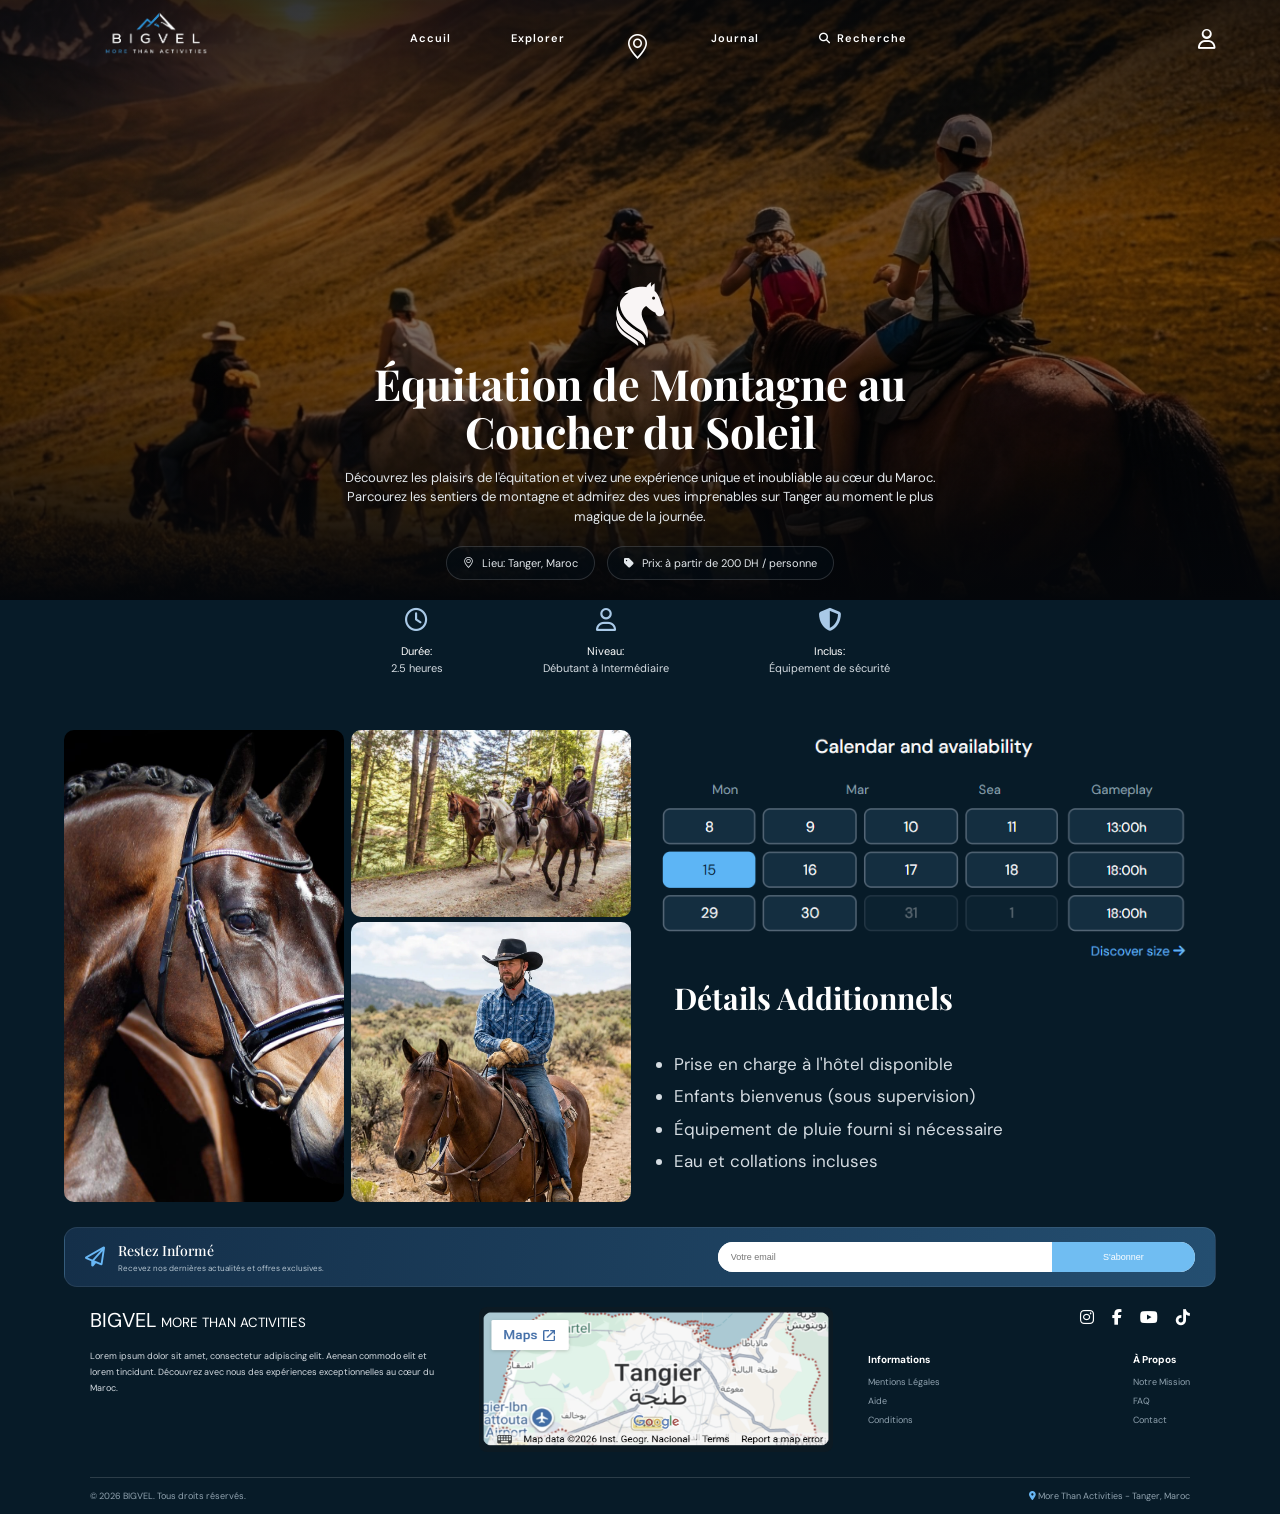
<file: session-2/index.html>
<!DOCTYPE html>
<html lang="fr">

<head>
    <meta charset="UTF-8">
    <meta name="viewport" content="width=device-width, initial-scale=1.0">

    <title>BIGVEL | Équitation de Montagne</title>
    <link rel="preconnect" href="https://fonts.googleapis.com">
    <link rel="preconnect" href="https://fonts.gstatic.com/" crossorigin>
    <link rel="stylesheet" href="https://cdnjs.cloudflare.com/ajax/libs/font-awesome/6.7.2/css/all.min.css">
    <link
        href="https://fonts.googleapis.com/css2?family=DM+Sans:wght@400;500;600;700;800&family=Playfair+Display:wght@400;500;600;700&display=swap"
        rel="stylesheet">
    <link rel="stylesheet" href="https://cdn.jsdelivr.net/npm/bootstrap-icons@1.11.3/font/bootstrap-icons.min.css">

    <link rel="stylesheet" href="style.css">
    <link rel="preconnect" href="https://fonts.googleapis.com">
    <link rel="preconnect" href="https://fonts.gstatic.com" crossorigin>
    <link
        href="https://fonts.googleapis.com/css2?family=DM+Sans:wght@300;400;500;600;700&family=Playfair+Display:wght@600;700;800&display=swap"
        rel="stylesheet">
    <link rel="stylesheet" href="https://cdnjs.cloudflare.com/ajax/libs/font-awesome/6.5.2/css/all.min.css">
</head>

<body>
    <header>
        <nav>
            <a href="#"> <img src="imgs/Rouma .png"> </a>
            <ul>
                <li> <a href="#">Accuil</a> </li>
                <li> <a href="#"> Explorer</a> </li>
                <li> <a href="#"> <i class="bi bi-geo-alt"></i></a> </li>
                <li> <a href="#"> Journal</a> </li>
                <li> <a class="recherche" href="#"> <i class="fa-solid fa-magnifying-glass"></i> Recherche</a> </li>
            </ul>
            <a href="#"><i class="fa-jelly-fill fa-regular fa-user" style="color: white;"></i> </a>
        </nav>
        <div class="page">
            <img src="imgs/horse.png">
            <h1>Équitation de Montagne au <br> Coucher du Soleil</h1>
            <p>Découvrez les plaisirs de l'équitation et vivez une expérience unique et inoubliable au cœur du Maroc.
                <br>
                Parcourez les sentiers de montagne et admirez des vues imprenables sur Tanger au moment le plus <br>
                magique
                de la journée.
            </p>
            <div class="lieu">
                <div><i class="bi bi-geo-alt"></i> Lieu: Tanger, Maroc</div>
                <div><i class="fa-solid fa-tag"></i> Prix: à partir de 200 DH / personne </div>
            </div>
        </div>
    </header>
    <main class="container">
        <section class="activity-info">
            <div><i class="fa-regular fa-clock"></i><span>Durée:</span><span>2.5 heures</span></div>
            <div><i class="fa-jelly-fill fa-regular fa-user"></i><span>Niveau:</span><span>Débutant à
                    Intermédiaire</span></div>
            <div><i class="fa-solid fa-shield-halved"></i><span>Inclus:</span><span>Équipement de sécurité</span></div>
        </section>
        <section class="details-layout">
            <div>
                <img src="imgs/horse.jpg">
                <div>
                    <img src="imgs/activity1.jpg">
                    <img src="imgs/guide.jpg">
                </div>
            </div>
            <div>
                <img src="imgs/tableau.png">
                <h2>Détails Additionnels</h2>
                <ul>
                    <li>Prise en charge à l'hôtel disponible</li>
                    <li>Enfants bienvenus (sous supervision)</li>
                    <li>Équipement de pluie fourni si nécessaire</li>
                    <li>Eau et collations incluses</li>
                </ul>
            </div>
        </section>
        <section class="newsletter">
            <div class="newsletter-title">
                <i class="fa-regular fa-paper-plane"></i>
                <div>
                    <h3>Restez Informé</h3>
                    <p>Recevez nos dernières actualités et offres exclusives.</p>
                </div>
            </div>
            <form class="newsletter-form">
                <input type="email" placeholder="Votre email" required>
                <button type="submit">S'abonner</button>
            </form>
        </section>
    </main>
    <footer class="footer">
        <div class="footer-content">
            <div class="footer-about">
                <a href="#" class="footer-logo">
                    <span>BIGVEL</span>
                    <small>MORE THAN ACTIVITIES</small>
                </a>
                <p>
                    Lorem ipsum dolor sit amet, consectetur adipiscing elit.
                    Aenean commodo elit et lorem tincidunt. Découvrez avec
                    nous des expériences exceptionnelles au cœur du Maroc.
                </p>
            </div>
            <div class="footer-map">
                <img src="imgs/image.png">
            </div>
            <div class="footer-right">
                <div class="social-links">
                    <a href="#"><i class="fa-brands fa-instagram"></i></a>
                    <a href="#"><i class="fa-brands fa-facebook-f"></i></a>
                    <a href="#"><i class="fa-brands fa-youtube"></i></a>
                    <a href="#"><i class="fa-brands fa-tiktok"></i></a>
                </div>
                <div class="footer-links">
                    <div>
                        <h4>Informations</h4>
                        <a href="#">Mentions Légales</a>
                        <a href="#">Aide</a>
                        <a href="#">Conditions</a>
                    </div>
                    <div>
                        <h4>À Propos</h4>
                        <a href="#">Notre Mission</a>
                        <a href="#">FAQ</a>
                        <a href="#">Contact</a>
                    </div>
                </div>
            </div>
        </div>
        <div class="footer-bottom">
            <span>© 2026 BIGVEL. Tous droits réservés.</span>
            <span><i class="fa-solid fa-location-dot"></i> More Than Activities - Tanger, Maroc</span>
        </div>
    </footer>
</body>

</html>
</file>
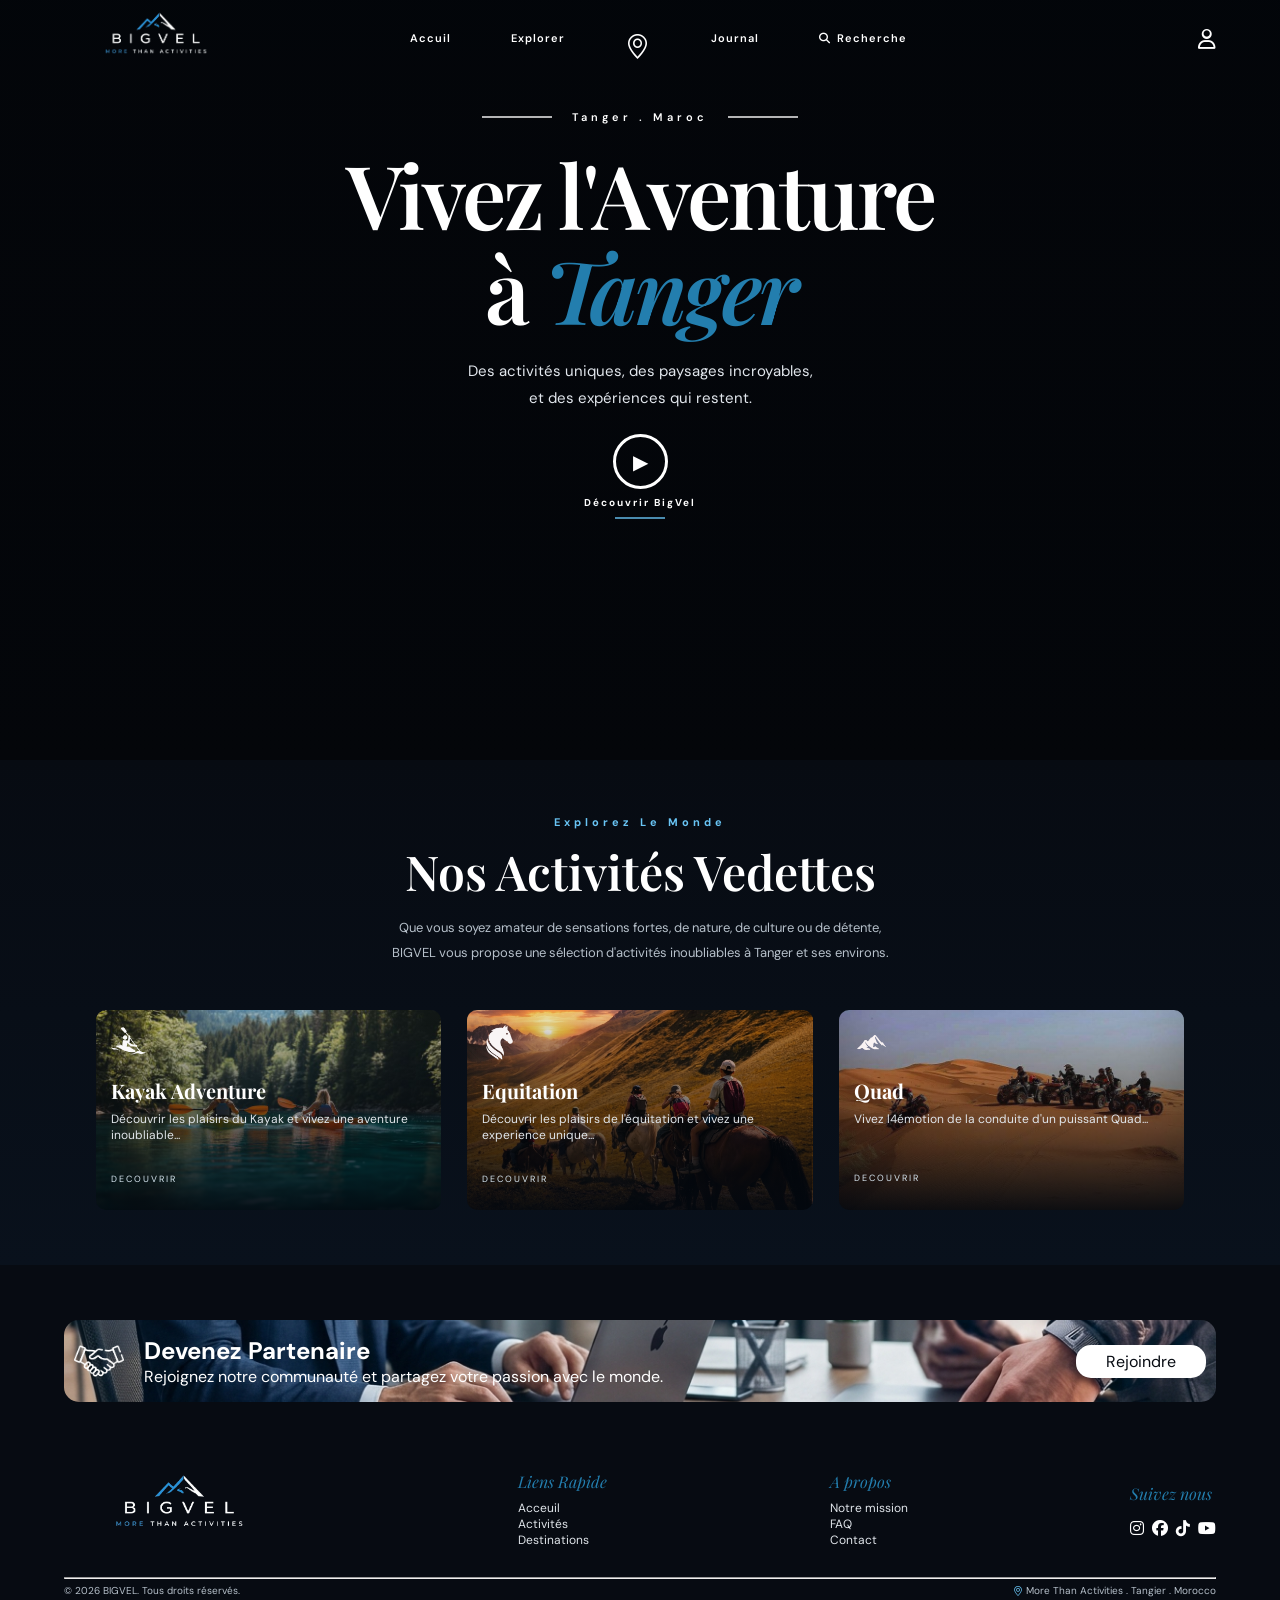
<file: session-3/index.html>
<!DOCTYPE html>
<html lang="fr">

<head>
    <meta charset="UTF-8">
    <meta name="viewport" content="width=device-width, initial-scale=1.0">
    <title>BIGVEL | More Than Activities</title>

    <link rel="preconnect" href="https://fonts.googleapis.com">
    <link rel="preconnect" href="https://fonts.gstatic.com/" crossorigin>
    <link rel="stylesheet" href="https://cdnjs.cloudflare.com/ajax/libs/font-awesome/6.7.2/css/all.min.css">
    <link
        href="https://fonts.googleapis.com/css2?family=DM+Sans:wght@400;500;600;700;800&family=Playfair+Display:wght@400;500;600;700&display=swap"
        rel="stylesheet">
    <link rel="stylesheet" href="https://cdn.jsdelivr.net/npm/bootstrap-icons@1.11.3/font/bootstrap-icons.min.css">
    <link rel="stylesheet" href="style.css">

</head>

<body>
    <header>
        <nav>
            <a href="#"> <img src="images/Rouma .png"> </a>
            <ul>
                <li> <a href="#">Accuil</a> </li>
                <li> <a href="#"> Explorer</a> </li>
                <li> <a href="#"> <i class="bi bi-geo-alt"></i></a> </li>
                <li> <a href="#"> Journal</a> </li>
                <li> <a class="recherche" href="#"> <i class="fa-solid fa-magnifying-glass"></i> Recherche</a> </li>
            </ul>
            <a href="#"><i class="fa-jelly-fill fa-regular fa-user" style="color: white;"></i> </a>
        </nav>
        <div>
            <h4>Tanger . Maroc</h4>
            <h1> Vivez l'Aventure <br> à <span> Tanger </span> </h1>
            <p> Des activités uniques, des paysages incroyables, <br> et des expériences qui restent.</p>
            <a href="#"> <span class="play-icon">▶</span> <span> Découvrir BigVel </span> </a>
        </div>
    </header>
    <section class="activity">
        <div class="container">
            <div class="center ">
                <h4>Explorez Le Monde </h4>
                <h3> Nos Activités Vedettes</h3>
                <p> Que vous soyez amateur de sensations fortes, de nature, de culture ou de détente, <br> BIGVEL vous
                    propose une sélection d'activités inoubliables à Tanger et ses environs.</p>
            </div>
            <div class="cards">
                <a href="#">
                    <div><img src="images/sea.png">
                        <h3>Kayak Adventure</h3>
                        <p>Découvrir les plaisirs du Kayak et  vivez une aventure inoubliable...</p>
                        <span>DECOUVRIR</span>
                    </div>
                </a>
                <a href="#">
                    <div><img src="images/horse.png">
                        <h3> Equitation</h3>
                        <p> Découvrir les plaisirs de l'équitation et vivez une experience unique...</p>
                        <span>DECOUVRIR</span>
                    </div>
                </a>
                <a href="#">
                    <div><img src="images/mountain.png">
                        <h3> Quad</h3>
                        <p>Vivez l4émotion de la conduite d'un puissant Quad...</p><span>DECOUVRIR</span>
                    </div>
                </a>
            </div>
        </div>
    </section>
    <section class="ayman">
        <div class="partner">
            <div class="ess">
                <img src="images/handshake.png">
                <div>
                <h2> Devenez Partenaire</h2>
                <p>Rejoignez notre communauté et partagez votre passion avec le monde. </p>
                </div>
            </div>
            <a href="#"> Rejoindre </a>
        </div>
    </section>
</body>
<footer>
     <section class="fin">
        <div class="foot"> 
            <div> <img src="images/Rouma .png"></div>
            <div> <span>Liens Rapide</span> <p> Acceuil <br> Activités <br> Destinations</p></div>
            <div> <span>A propos</span> <p> Notre mission <br> FAQ <br> Contact</p></div>
            <div> <span>Suivez nous </span><div class="icones"> <i class="fa-brands fa-instagram"></i>   <i class="fa-brands fa-facebook"></i>   <i class="fa-brands fa-tiktok"></i>   <i class="fa-brands fa-youtube"></i></div></div>
        </div>
     </section>
     <hr>
     <div class="sous">
        <p> &copy; 2026 BIGVEL. Tous droits réservés. </p>
        <p> <i class="bi bi-geo-alt"></i> More Than Activities . Tangier . Morocco </p>
     </div>

</footer>

</html>
</file>
<file: session-2/style.css>
* {
    margin: 0;
    padding: 0;
    box-sizing: border-box;
}

:root {
    --bg: #071b28;
    --bg-light: #102b3d;
    --blue: #68b7f5;
    --white: #ffffff;
    --text: #d5dce2;
    --muted: #91a3b0;
    --border: rgba(255, 255, 255, .15);
}

body {
    font-family: "DM Sans", sans-serif;
    background: var(--bg);
    color: var(--white);
}

a {
    text-decoration: none;
    color: inherit;
}

header {
    background-image: linear-gradient(rgba(0, 0, 0, 0.45), rgba(0, 0, 0, 0.45)), linear-gradient(180deg, rgba(3, 9, 17, 0.65) 0%, rgba(3, 9, 17, 0.08) 35%, rgba(3, 9, 17, 0.22) 65%, #070b12 100%), url("imgs/cheval.jpeg");
    background-position: center;
    background-repeat: no-repeat;
    background-size: cover;
    max-height: 600px;
    height: 100vh;
    margin: 0 auto;
    position: relative;
}

nav {
    height: 80px;
    width: 90%;
    max-width: 1300px;
    margin: 0 auto;
    display: flex;
    justify-content: space-between;
    align-items: center;

}

nav>a:first-child img {
    height: 80px;
}

nav ul {
    display: flex;
    justify-content: center;
    gap: 60px;
    list-style: none;
    margin-right: 130px;
}

nav ul li a {
    font-size: 11px;
    font-weight: 600;
    letter-spacing: 1px;
    transition: .3s;
    display: flex;
    align-items: center;
    margin-top: 15px;
    transition: .3s;
}

nav ul li a:hover {
    color: var(--blue);


}

nav ul li i {
    font-size: 25px;
}

.recherche {
    display: flex;
    align-items: center;
    gap: 6px;
}

.recherche i {
    font-size: 11px;
}

nav>a:last-child i {
    font-size: 20px;
    transition: .3s;
}

nav>a:last-child i:hover {
    font-weight: bolder;
}

.page {
    position: absolute;
    left: 50%;
    bottom: 20px;
    transform: translateX(-50%);
    width: 90%;
    max-width: 750px;
    text-align: center;
}

.page img {
    margin-bottom: 8px;
}

.page h1 {
    font-family: "Playfair Display", serif;
    font-size: clamp(30px, 4vw, 43px);
    line-height: 1.12;
    margin-bottom: 12px;
}

.page p {
    font-size: 13px;
    line-height: 1.5;
    color: #e2e7eb;
    max-width: 630px;
    margin: auto;
}

.lieu {
    display: flex;
    justify-content: center;
    gap: 12px;
    margin-top: 20px;
}

.lieu>div {
    display: flex;
    align-items: center;
    gap: 8px;
    padding: 9px 16px;
    border: 1px solid var(--border);
    border-radius: 30px;
    font-size: 11px;
    color: #e2e7eb;
    background: rgba(4, 19, 29, .35);
}

.container {
    width: 90%;
    max-width: 1300px;
    margin: 0 auto;
}

.activity-info {
    display: flex;
    justify-content: center;
    gap: 100px;
    align-items: center;
}

.activity-info>div {
    display: flex;
    flex-direction: column;
    align-items: center;
    gap: 3px;
    padding-top: 8px;
    font-size: 11px;
}

.activity-info>div i {
    color: #a9c9e7;
    font-size: 23px;
    margin-bottom: 10px;
}

.activity-info>div span:last-child {
    color: var(--text);
}

.activity-info>div span:first-child {
    font-size: 11px;
    font-weight: bold;
}

.details-layout {
    display: grid;
    grid-template-columns: 1fr 1fr;
    gap: 18px;
    align-items: start;
    margin-top: 55px;
}

.details-layout div:first-child {
    display: grid;
    grid-template-columns: repeat(2, 1fr);
    align-items: center;
    gap: 7px;
}

.details-layout div:first-child img {
    width: 100%;
    height: 100%;
    object-fit: cover;
    display: block;
    border-radius: 10px;
}

.details-layout div:first-child>div {
    display: flex;
    flex-direction: column;
    gap: 5px;
}

.details-layout div:last-child ul {
    padding-left: 25px;
    margin-top: 30px;
}

.details-layout div:last-child li {
    font-size: 17px;
    line-height: 1.9;
    color: var(--text);
}

.details-layout div:last-child h2 {
    font-family: "Playfair Display", serif;
    font-size: 30px;
    margin-bottom: 10px;
    padding-left: 25px;
}

.details-layout div:last-child>img {
    width: 100%;
}

.newsletter {
    min-height: 60px;
    padding: 12px 20px;
    margin: 25px 0 20px;

    display: flex;
    align-items: center;
    justify-content: space-between;
    gap: 15px;

    background: linear-gradient(100deg,
            #142f49,
            #244e70);

    border: 1px solid rgba(255, 255, 255, .08);
    border-radius: 13px;
}

.newsletter-title {
    display: flex;
    align-items: center;
    gap: 13px;
}

.newsletter-title>i {
    font-size: 20px;
    color: var(--blue);
}

.newsletter-title h3 {
    font-family: "Playfair Display", serif;
    font-size: 14px;
    font-weight: 500;
}

.newsletter-title p {
    font-size: 8px;
    color: #b4c4d0;
    margin-top: 3px;
}

.newsletter-form {
    display: flex;
    width: 43%;
    height: 30px;
    background: white;
    border-radius: 30px;
    overflow: hidden;
}

.newsletter-form input {
    width: 70%;
    padding: 0 13px;
    border: none;
    outline: none;
    font-size: 9px;
}

.newsletter-form button {
    width: 30%;
    border: none;
    background: #70bdf2;
    color: white;
    font-size: 9px;
}

.footer {
    max-width: 1100px;
    width: 87%;
    margin: 0 auto;
}

.footer-content {
    display: grid;
    grid-template-columns: 1.1fr 1.1fr 1fr;
    gap: 35px;
    padding: 0 0 20px;
}

.footer-about p {
    font-size: 9px;
    line-height: 1.8;
    color: var(--text);
    margin-top: 15px;
}

.footer-logo {
    align-items: flex-start;
}

.footer-logo span {
    font-size: 20px;
}

.footer-map img {
    width: 100%;
    height: 145px;
    border: none;
    border-radius: 8px;
    filter: grayscale(.3);
}

.social-links {
    display: flex;
    justify-content: flex-end;
    gap: 18px;
    margin-bottom: 25px;
}

.social-links a {
    font-size: 16px;
    transition: .3s;
}

.social-links a:hover {
    color: var(--blue);
}

.footer-links {
    display: flex;
    justify-content: space-between;
    gap: 15px;
}

.footer-links h4 {
    font-size: 10px;
    margin-bottom: 10px;
}

.footer-links a {
    display: block;
    color: var(--muted);
    font-size: 9px;
    margin-bottom: 7px;
}

.footer-links a:hover {
    color: white;
}

.footer-bottom {
    border-top: 1px solid var(--border);
    padding: 12px 0;

    display: flex;
    justify-content: space-between;

    color: var(--muted);
    font-size: 9px;
}

.footer-bottom i {
    color: var(--blue);
}
</file>
<file: session-3/style.css>
* {
    margin: 0;
    padding: 0;
    box-sizing: border-box;
}

:root {
    --bg: #070b12;
    --bg-light: #0d1622;
    --blue: #69c5f5;
    --blue-dark: #237eae;
    --white: #ffffff;
    --text-muted: #b6c0ca;
    --border: rgba(255, 255, 255, 0.15);
}

body {
    background: var(--bg);
    color: var(--white);
    font-family: 'DM Sans', sans-serif;
}

a {
    text-decoration: none;
    color: inherit;
}

header {
    background-image: linear-gradient(rgba(0, 0, 0, 0.45), rgba(0, 0, 0, 0.45)), linear-gradient(180deg, rgba(3, 9, 17, 0.65) 0%, rgba(3, 9, 17, 0.08) 35%, rgba(3, 9, 17, 0.22) 65%, #070b12 100%), url("https://www.morocco-escape.com/images/guides/akchour-waterfalls-hike.jpg");
    background-position: center;
    background-repeat: no-repeat;
    background-size: cover;
    max-height: 760px;
    height: 100vh;
}

nav {
    height: 80px;
    width: 90%;
    max-width: 1300px;
    margin: 0 auto;
    display: flex;
    justify-content: space-between;
    align-items: center;

}

nav>a:first-child img {
    height: 80px;
}

nav ul {
    display: flex;
    justify-content: center;
    gap: 60px;
    list-style: none;
    margin-right: 130px;
}

nav ul li a {
    font-size: 11px;
    font-weight: 600;
    letter-spacing: 1px;
    transition: .3s;
    display: flex;
    align-items: center;
    margin-top: 15px;
    transition: .3s;
}

nav ul li a:hover {
    color: var(--blue);


}

nav ul li i {
    font-size: 25px;
}

.recherche {
    display: flex;
    align-items: center;
    gap: 6px;
}

.recherche i {
    font-size: 11px;
}

nav>a:last-child i {
    font-size: 20px;
    transition: .3s;
}

nav>a:last-child i:hover {
    font-weight: bolder;
}

header>div {
    display: flex;
    flex-direction: column;
    align-items: center;
    text-align: center;
    padding: 30px 20px 80px;
}

header>div h4 {
    font-size: 11px;
    font-weight: 600;
    letter-spacing: 4px;
    margin-bottom: 22px;
    display: flex;
    align-items: center;
    justify-content: center;
    gap: 20px;
}

header>div h4::before,
header>div h4::after {
    content: "";
    width: 70px;
    height: 2px;
    background: white;
    opacity: .7;
}

header>div h1 {
    font-family: 'Playfair Display', serif;
    font-size: clamp(48px, 7vw, 88px);
    line-height: 1.08;
    font-weight: 600;
    letter-spacing: -3px;
}

header>div h1 span {
    font-style: italic;
    color: var(--blue-dark);
}

header>div p {
    font-size: 15px;
    line-height: 1.8;
    color: #e2e7ed;
    margin-top: 22px;
}

header>div a {
    display: flex;
    flex-direction: column;
    align-items: center;
    gap: 7px;
    margin-top: 22px;
}

.play-icon {
    width: 55px;
    height: 55px;
    border: 3px solid var(--white);
    border-radius: 50%;
    font-size: 20px;
    display: flex;
    justify-content: center;
    align-items: center;
    transition: .3s;
}

.play-icon:hover {
    background-color: var(--blue);
    border: var(--blue);
}

header>div a span:last-child {
    font-size: 10px;
    letter-spacing: 2px;
    font-weight: 700;
}

header>div a span:last-child::after {
    content: " ";
    width: 50px;
    height: 2px;
    background: var(--blue);
    opacity: .7;
    display: block;
    margin: 8px auto;
}

.center {
    text-align: center;
    margin-bottom: 45px;

}

.center h4 {
    color: var(--blue);
    font-size: 11px;
    font-weight: 700;
    letter-spacing: 4px;
}

.center h3 {
    font-family: 'Playfair Display', serif;
    font-size: clamp(32px, 4vw, 48px);
    margin-top: 10px;
    font-weight: 600;

}

.center p {
    color: var(--text-muted);
    font-size: 13px;
    line-height: 1.9;
    margin-top: 13px;
}

.cards {
    display: flex;
    justify-content: center;
    align-items: center;
    gap: 26px;
    margin: 0 auto;
}

.cards a:first-child {
    background-image: linear-gradient(0deg, rgba(3, 8, 15, .95), rgba(3, 8, 15, .05)), url(images/Friends\ kayaking\ on\ clear\ blue\ lake\,\ a\ Sports\ &\ Recreation\ Photo\ by\ MistyDay.jpeg);
}

.cards a:first-child:hover {
    background-image: linear-gradient(0deg, rgba(3, 8, 15, .95), rgba(3, 8, 15, .25)), url(images/Friends\ kayaking\ on\ clear\ blue\ lake\,\ a\ Sports\ &\ Recreation\ Photo\ by\ MistyDay.jpeg);
}

.cards a:nth-child(2) {
    background-image: linear-gradient(0deg, rgba(3, 8, 15, .95), rgba(3, 8, 15, .05)), url(images/Gemini_Generated_Image_bi675abi675abi67.jpeg);
}

.cards a:nth-child(2):hover {
    background-image: linear-gradient(0deg, rgba(3, 8, 15, .95), rgba(3, 8, 15, .25)), url(images/Gemini_Generated_Image_bi675abi675abi67.jpeg);
}

.cards a:last-child {
    background-image: linear-gradient(0deg, rgba(3, 8, 15, .95), rgba(3, 8, 15, .05)), url(images/Timimoun\ Algeria\ desert.jpeg);
}

.cards a:last-child:hover {
    background-image: linear-gradient(0deg, rgba(3, 8, 15, .95), rgba(3, 8, 15, .25)), url(images/Timimoun\ Algeria\ desert.jpeg);
}

.cards a {
    background-position: center;
    background-size: cover;
    background-repeat: no-repeat;
    width: 30%;
    height: 200px;
    padding: 15px;
    border-radius: 10px;
    transition: .4s;
    overflow: hidden;
    transition: .4s;
}

.cards a:hover {
    transform: translateY(-8px);
}

.activity {
    padding: 55px 0 55px;
    background:linear-gradient(180deg,#070b12,#09111c);
}

.container {
    width: 90%;
    max-width: 1300px;
    margin: 0 auto;
}
.cards img{
    width: 35px;
    margin-bottom: 12px;
}
.cards h3{
    font-family: 'Playfair Display', serif;
    font-size: 20px;
}
.cards p{
    color: #e0e5ea;
    font-size: 12px;
    margin-top: 7px;
}
.cards span{
    margin-top:30px;
    display: inline-block;
    font-size: 9px;
    letter-spacing: 2px;
    color: #d7e6f0;
}
.cards a:last-child span{
    margin-top: 45px;
}
.partner{
    background-image: url(images/Gemini_Generated_Image_4jxivk4jxivk4jxi.jpeg);
    background-position: center;
    background-repeat: no-repeat;
    background-size: cover;
    display: flex;
    justify-content: space-between;
    align-items: center;
    width: 90%;
    max-width: 1300px;
    margin: 0 auto;
    border-radius: 15px;
    padding: 15px 10px;
}
.partner img{
    width: 50px;
}
.ess{
    display: flex;
    align-items: center;
    gap: 20px;
    transition: .3s;
}
.ess a:hover{
   background-color: var(--blue);
    border: var(--blue); 
}
.partner a{
    background-color: var(--white);
    color: var(--bg);
    border-radius: 15px;
    padding:  6px 30px;
}
.ayman{
    padding: 55px 0; 
}
.foot{
    display: flex;
    justify-content: space-between;
    align-items: center;
    width: 90%;
    max-width: 1300px;
    margin: 0 auto;    
}
.foot>div img{
     height: 100px;
}
.icones{
    margin-top: 15px;
    display: flex;
    gap: 8px;
}
.foot span{
    color: var(--blue-dark);
    font-style:italic;
    font-family: 'Playfair Display', serif;

}
.foot p{
    color: #e0e5ea;
    font-size: 12px;
    margin-top: 7px;
}
hr{
    width: 90%;
    margin: 15px auto 0;
    color: var(--text-muted);
}
.sous{
    display: flex;
    justify-content: space-between;
    width: 90%;
    margin: 5px auto;
}
.sous>p:last-child i{
    color: var(--blue);
}
.sous p{
    font-size: 10px;
    color: var(--text-muted);

}
</file>
